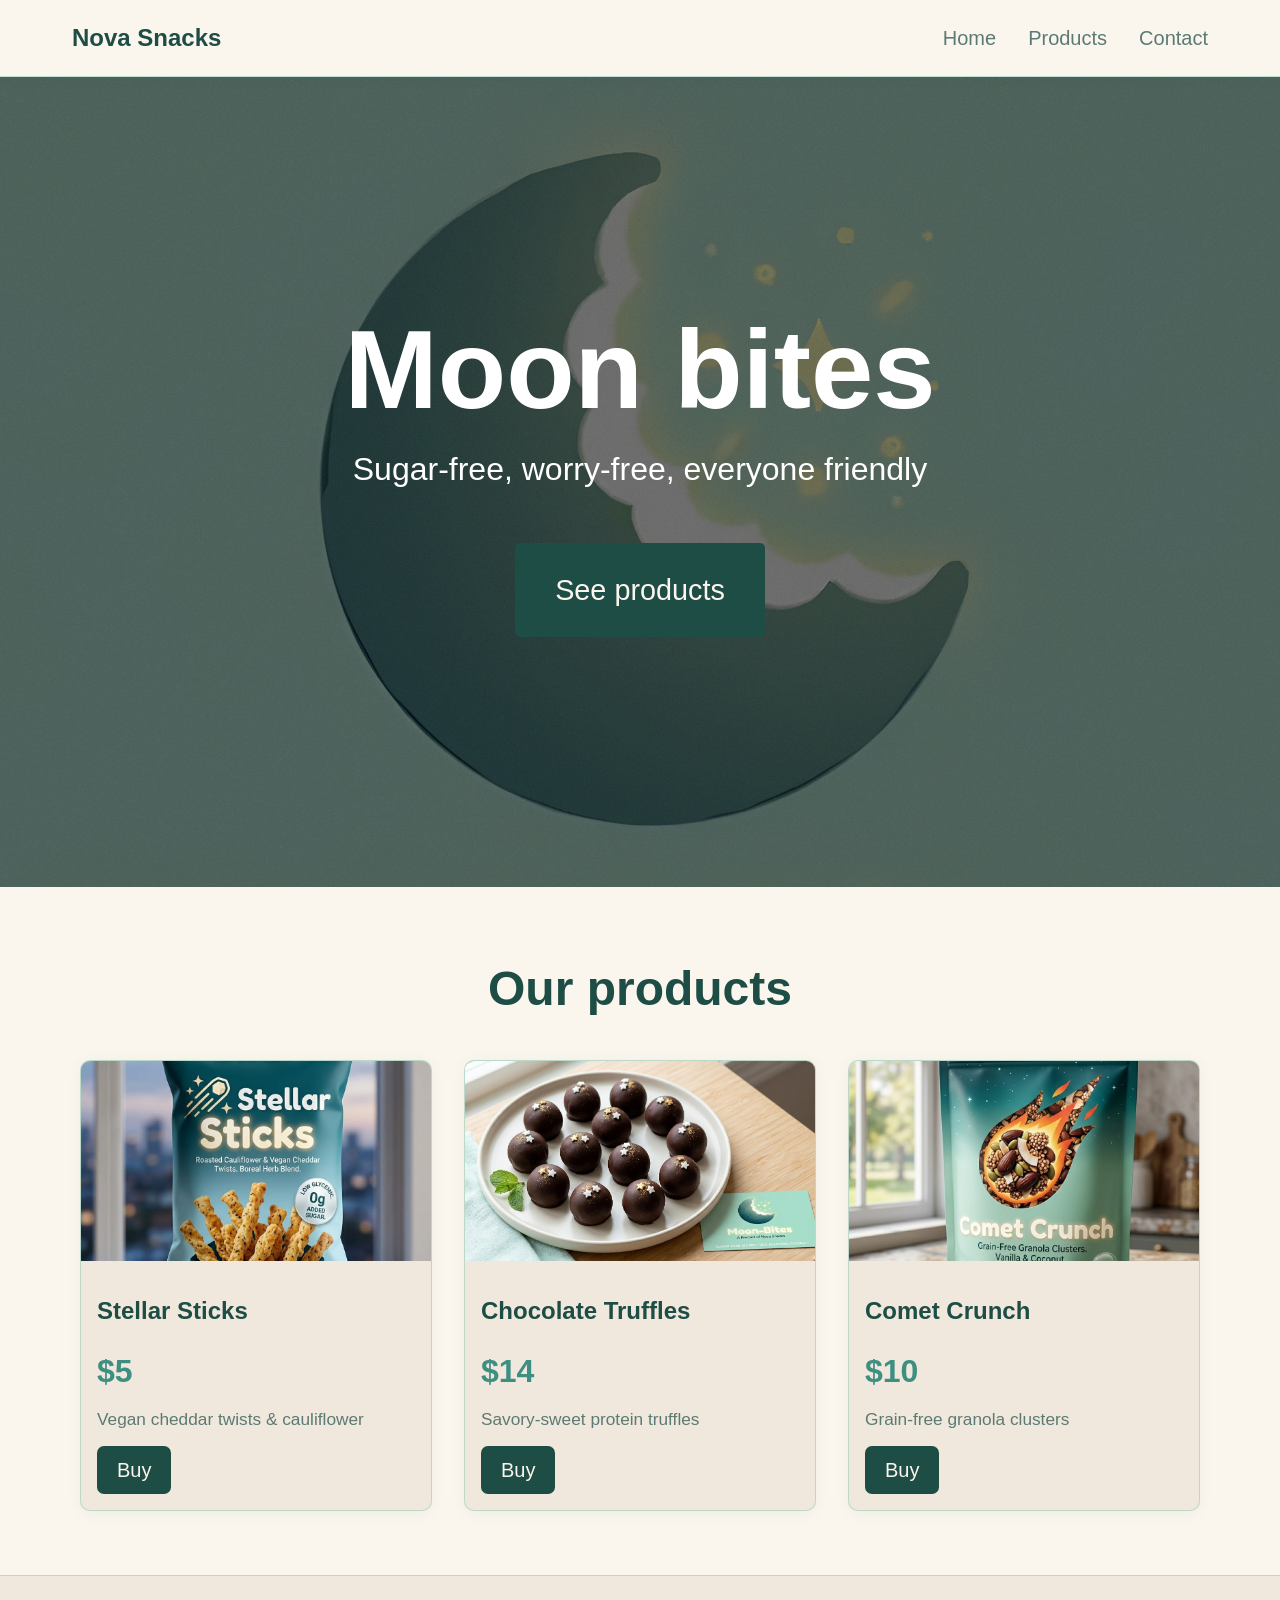
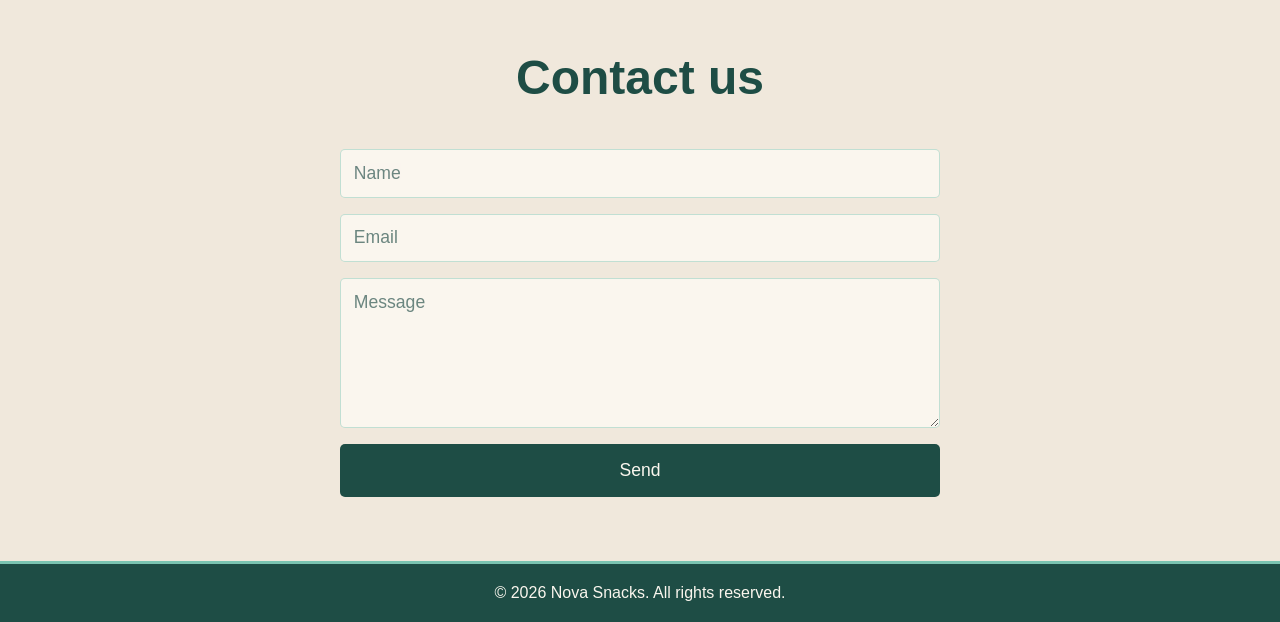
<file: index.html>
<!DOCTYPE html>
<html lang="en">
<head>
    <meta charset="UTF-8">
    <meta name="viewport" content="width=device-width, initial-scale=1.0, viewport-fit=cover">
    <title>Nova Snacks</title>
    <link rel="stylesheet" href="styles.css">
</head>
<body>
    <header>
        <nav class="site-nav" aria-label="Main">
            <a class="logo" href="./index.html">Nova Snacks</a>
            <button type="button" class="nav-toggle" aria-expanded="false" aria-controls="primary-nav" aria-label="Open menu">
                <span class="nav-toggle-bar" aria-hidden="true"></span>
                <span class="nav-toggle-bar" aria-hidden="true"></span>
                <span class="nav-toggle-bar" aria-hidden="true"></span>
            </button>
            <ul id="primary-nav" class="nav-links">
                <li><a href="./index.html">Home</a></li>
                <li><a href="#products">Products</a></li>
                <li><a href="#contact">Contact</a></li>
            </ul>
        </nav>
    </header>

    <main>
        <section id="hero" class="reveal">
            <h1>Moon bites</h1>
            <p>Sugar-free, worry-free, everyone friendly</p>
            <p class="hero-cta-wrap"><a class="cta-button" href="#products">See products</a></p>
        </section>

        <section id="products">
            <h2 class="reveal">Our products</h2>
            <div class="products-grid">
                <article class="products-card reveal" data-product-slug="stellar">
                    <img src="imgs/Sticks.jpg" alt="Stellar Sticks package">
                    <h3>Stellar Sticks</h3>
                    <p class="price">$5</p>
                    <p class="descripcion">Vegan cheddar twists & cauliflower</p>
                    <p class="card-actions"><a class="buy" href="./buy.html?product=stellar">Buy</a></p>
                </article>
                <article class="products-card reveal" data-product-slug="truffles">
                    <img src="imgs/Bolitas.jpeg" alt="Chocolate truffles">
                    <h3>Chocolate Truffles</h3>
                    <p class="price">$14</p>
                    <p class="descripcion">Savory-sweet protein truffles</p>
                    <p class="card-actions"><a class="buy" href="./buy.html?product=truffles">Buy</a></p>
                </article>
                <article class="products-card reveal" data-product-slug="crunch">
                    <img src="imgs/Crunch.jpg" alt="Comet Crunch granola clusters">
                    <h3>Comet Crunch</h3>
                    <p class="price">$10</p>
                    <p class="descripcion">Grain-free granola clusters</p>
                    <p class="card-actions"><a class="buy" href="./buy.html?product=crunch">Buy</a></p>
                </article>
            </div>
        </section>

        <section id="contact">
            <h2 class="reveal">Contact us</h2>
            <form id="contact-form" class="reveal" novalidate>
                <p id="contact-feedback" class="form-feedback" role="status" hidden></p>
                <label class="sr-only" for="contact-name">Name</label>
                <input id="contact-name" type="text" name="name" placeholder="Name" required autocomplete="name">
                <label class="sr-only" for="contact-email">Email</label>
                <input id="contact-email" type="email" name="email" placeholder="Email" required autocomplete="email">
                <label class="sr-only" for="contact-message">Message</label>
                <textarea id="contact-message" name="message" placeholder="Message" required></textarea>
                <button type="submit">Send</button>
            </form>
        </section>
    </main>

    <footer>
        <p>&copy; 2026 Nova Snacks. All rights reserved.</p>
    </footer>
    <script src="site.js" defer></script>
</body>
</html>
</file>
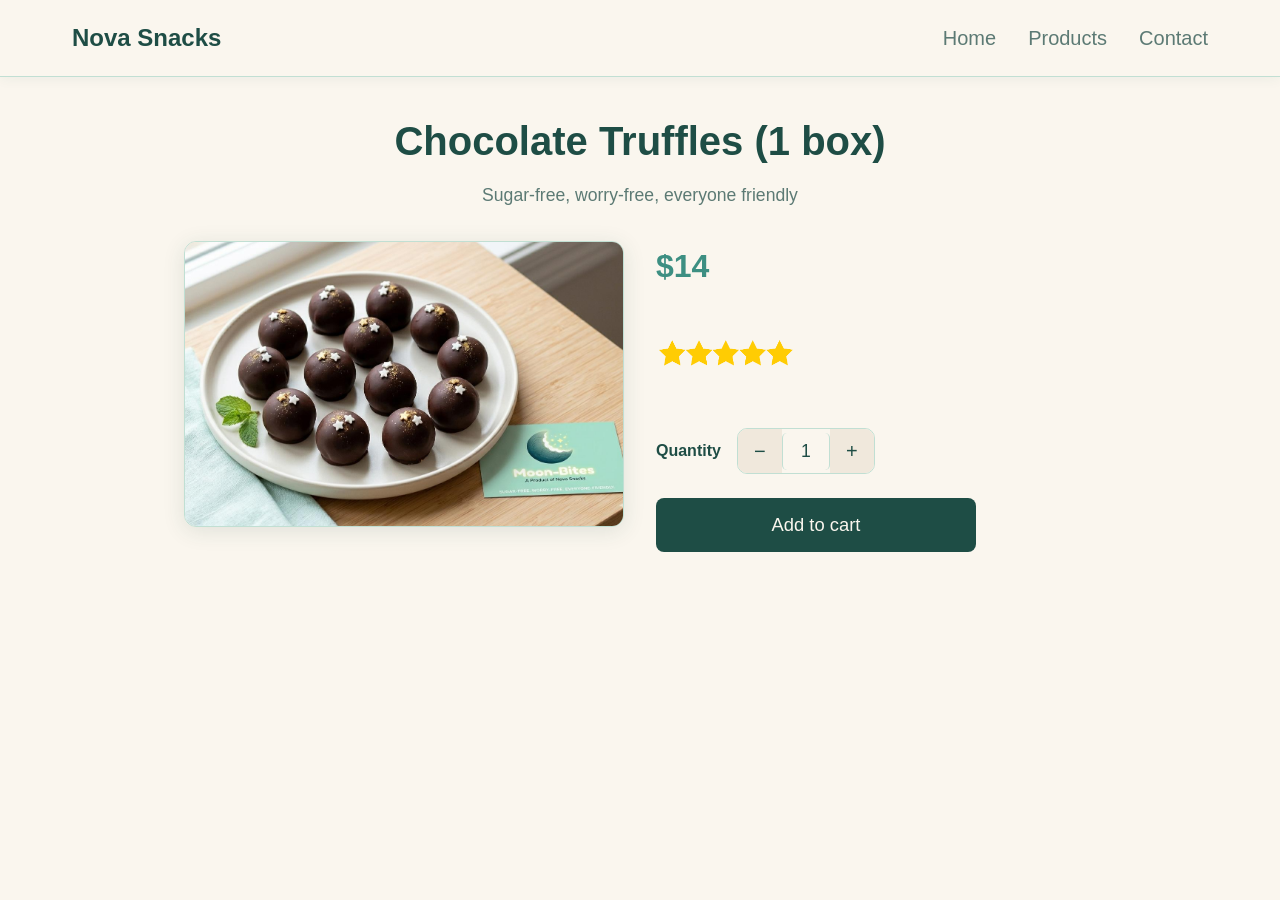
<file: buy.html>
<!DOCTYPE html>
<html lang="en">
<head>
    <meta charset="UTF-8">
    <meta name="viewport" content="width=device-width, initial-scale=1.0, viewport-fit=cover">
    <title>Nova Snacks · Buy</title>
    <link rel="stylesheet" href="styles.css">
</head>
<body data-buy-page>
    <header>
        <nav class="site-nav" aria-label="Main">
            <a class="logo" href="./index.html">Nova Snacks</a>
            <button type="button" class="nav-toggle" aria-expanded="false" aria-controls="primary-nav-buy" aria-label="Open menu">
                <span class="nav-toggle-bar" aria-hidden="true"></span>
                <span class="nav-toggle-bar" aria-hidden="true"></span>
                <span class="nav-toggle-bar" aria-hidden="true"></span>
            </button>
            <ul id="primary-nav-buy" class="nav-links">
                <li><a href="./index.html">Home</a></li>
                <li><a href="./index.html#products">Products</a></li>
                <li><a href="./index.html#contact">Contact</a></li>
            </ul>
        </nav>
    </header>
    <main class="buy-main">
        <section class="buy-hero reveal">
            <h1 id="buy-title">Chocolate Truffles (1 box)</h1>
            <p class="buy-tagline">Sugar-free, worry-free, everyone friendly</p>
        </section>
        <section class="buy-product reveal" aria-labelledby="buy-title">
            <div class="buy-visual">
                <img id="buy-image" src="imgs/Bolitas.jpeg" alt="Chocolate Truffles" width="640" height="480">
            </div>
            <div class="buy-details">
                <p id="buy-price" class="buy-price">$14</p>
                <img class="buy-rating" src="imgs/5stars.png" alt="" width="120" height="24">
                <div class="qty-row">
                    <span class="qty-label" id="qty-label">Quantity</span>
                    <div class="qty-controls" role="group" aria-labelledby="qty-label">
                        <button type="button" id="qty-down" class="qty-btn" aria-label="Decrease quantity">−</button>
                        <input id="qty-input" class="qty-input" type="number" min="1" max="99" value="1" inputmode="numeric" aria-label="Quantity">
                        <button type="button" id="qty-up" class="qty-btn" aria-label="Increase quantity">+</button>
                    </div>
                </div>
                <button type="button" id="buy-submit" class="buy-submit">Add to cart</button>
            </div>
        </section>
    </main>
    <div id="toast" class="toast" role="status" aria-live="polite"></div>
    <script src="site.js" defer></script>
</body>
</html>
</file>
<file: styles.css>
:root {
    /* Mint accents + warm cream surfaces (hero image unchanged) */
    --cream-bg: #faf6ee;
    --cream-muted: #f0e8dc;
    --brown-deep: #1e4d45;
    --brown-warm: #3d8f82;
    --tan-accent: #7bc4b1;
    --nav-muted: #5c7a74;
    --border-soft: rgba(123, 196, 177, 0.45);
    --mint-hover: #163832;
}

html {
    -webkit-text-size-adjust: 100%;
}

* {
    margin: 0;
    padding: 0;
    box-sizing: border-box;
    font-family: Arial, Helvetica, sans-serif;
}

img {
    max-width: 100%;
    height: auto;
}

body {
    line-height: 1.6;
    background-color: var(--cream-bg);
    color: var(--brown-deep);
    padding-left: env(safe-area-inset-left, 0px);
    padding-right: env(safe-area-inset-right, 0px);
}

main {
    overflow-x: clip;
}

header {
    position: sticky;
    top: 0;
    z-index: 100;
    background: var(--cream-bg);
    border-bottom: 1px solid var(--border-soft);
    box-shadow: 0 2px 12px rgba(30, 77, 69, 0.06);
}

.site-nav {
    display: flex;
    justify-content: space-between;
    align-items: center;
    padding: 1rem 2rem;
    max-width: 1200px;
    margin: 0 auto;
    gap: 1rem;
}

.logo {
    font-size: 1.5rem;
    font-weight: bold;
    color: var(--brown-deep);
    text-decoration: none;
}

.nav-toggle {
    display: none;
    flex-direction: column;
    justify-content: center;
    gap: 5px;
    width: 2.75rem;
    height: 2.75rem;
    padding: 0;
    border: 1px solid var(--border-soft);
    border-radius: 8px;
    background: var(--cream-muted);
    cursor: pointer;
}

.nav-toggle-bar {
    display: block;
    height: 2px;
    width: 1.25rem;
    margin: 0 auto;
    background: var(--brown-deep);
    border-radius: 1px;
}

.nav-links {
    display: flex;
    list-style: none;
    gap: 2rem;

}

.nav-links a {
    font-size: 1.25rem;
    text-decoration: none;
    color: var(--nav-muted);
    display: inline-flex;
    align-items: center;
    min-height: 44px;
}

.nav-links a:hover {
    color: var(--brown-deep);
}

@media screen and (max-width: 768px) {
    .nav-toggle {
        display: flex;
    }

    .nav-links {
        position: absolute;
        top: 100%;
        left: 0;
        right: 0;
        flex-direction: column;
        gap: 0;
        padding: 0.5rem 1.5rem 1rem;
        background: var(--cream-bg);
        box-shadow: 0 8px 16px rgba(30, 77, 69, 0.08);
        max-height: 0;
        overflow: hidden;
        opacity: 0;
        pointer-events: none;
        transition: max-height 0.25s ease, opacity 0.2s ease;
    }

    .nav-links.nav-links--open {
        max-height: 280px;
        opacity: 1;
        pointer-events: auto;
    }

    .nav-links li {
        padding: 0.65rem 0;
        border-bottom: 1px solid var(--border-soft);
    }

    header {
        position: relative;
    }

    .site-nav {
        flex-wrap: wrap;
        position: relative;
    }

    .nav-links {
        order: 3;
        flex-basis: 100%;
    }
}

#hero {
    padding-top: 2rem;
    min-height: 90vh;
    background: linear-gradient(rgba(0, 0, 0, 0.5), rgba(0, 0, 0, 0.5)), url(imgs/Moon.jpg);
    background-size: cover;
    background-position: center;
    display: flex;
    flex-direction: column;
    justify-content: center;
    align-items: center;
    text-align: center;
    color: white;
    padding: 0 1rem;
}

#hero h1 {
    font-size: clamp(2.75rem, 10vw, 7rem);
    margin-bottom: 1rem;
    line-height: 1.05;
}

#hero p {
    font-size: clamp(1.1rem, 3vw, 2rem);
    margin-bottom: 1rem;
    max-width: 36ch;
}

.hero-cta-wrap {
    list-style: none;
    margin: 0;
}

.cta-button {
    background-color: var(--brown-deep);
    color: var(--cream-bg);
    border: none;
    padding: 1.5rem 2.5rem;
    font-size: clamp(1.15rem, 4vw, 1.8rem);
    border-radius: 5px;
    cursor: pointer;
    margin-top: 2rem;
    text-decoration: none;
    transition: background-color 0.2s ease, box-shadow 0.2s ease;
    display: inline-flex;
    align-items: center;
    justify-content: center;
    min-height: 44px;
}

.cta-button:hover {
    background-color: var(--mint-hover);
    box-shadow: 0 4px 16px rgba(30, 77, 69, 0.22);
}

#products {
    font-size: 2rem;
    padding: 4rem 2rem;
    max-width: 1200px;
    margin: 0 auto;
}

#products h2 {
    text-align: center;
    margin-bottom: 2rem;
    color: var(--brown-deep);
}

.products-grid {
    display: grid;
    grid-template-columns: repeat(auto-fit, minmax(min(100%, 220px), 1fr));
    gap: 2rem;
}

.products-card {
    background: var(--cream-muted);
    border: 1px solid var(--border-soft);
    border-radius: 10px;
    overflow: hidden;
    box-shadow: 0 2px 14px rgba(30, 77, 69, 0.06);
}

.products-card img {
    width: 100%;
    max-width: none;
    height: 200px;
    object-fit: cover;
}

.products-card h3 {
    font-size: 1.5rem;
    padding: 1rem;
    color: var(--brown-deep);
}

.price {
    color: var(--brown-warm);
    font-weight: bold;
    padding: 0 1rem;
}

.descripcion {
    font-size: 1.08rem;
    padding: .5rem 1rem;
    color: var(--nav-muted);
}

.card-actions {
    margin: 0 1rem 1rem;
}

.products-card .buy {
    display: inline-flex;
    align-items: center;
    justify-content: center;
    min-height: 44px;
    font-size: 1.25rem;
    padding: 0.5rem 1.25rem;
    background-color: var(--brown-deep);
    border: none;
    border-radius: 7px;
    cursor: pointer;
    color: var(--cream-bg);
    text-decoration: none;
    transition: background-color 0.2s ease;
}

.products-card .buy:hover {
    background-color: var(--mint-hover);
}

#contact {
    background-color: var(--cream-muted);
    font-size: 2rem;
    padding: 4rem 2rem;
    border-top: 1px solid var(--border-soft);
}

#contact h2 {
    text-align: center;
    margin-bottom: 2rem;
    color: var(--brown-deep);
}

form {
    max-width: 600px;
    margin: 0 auto;
    display: flex;
    flex-direction: column;
    gap: 1rem;
}

input, textarea {
    font-size: 1.1rem;
    padding: .8rem;
    border: 1px solid var(--border-soft);
    border-radius: 5px;
    background: var(--cream-bg);
    color: var(--brown-deep);
}

input::placeholder,
textarea::placeholder {
    color: var(--nav-muted);
    opacity: 0.9;
}

textarea {
    font-size: 1.1rem;
    height: 150px;
    resize: vertical;
}

form button {
    font-size: 1.1rem;
    background-color: var(--brown-deep);
    color: var(--cream-bg);
    border: none;
    padding: 1rem;
    border-radius: 5px;
    cursor: pointer;
    transition: background-color 0.2s ease;
    min-height: 44px;
}

form button:hover {
    background-color: var(--mint-hover);
}

.sr-only {
    position: absolute;
    width: 1px;
    height: 1px;
    padding: 0;
    margin: -1px;
    overflow: hidden;
    clip: rect(0, 0, 0, 0);
    white-space: nowrap;
    border: 0;
}

.form-feedback {
    padding: 0.75rem 1rem;
    border-radius: 8px;
    font-size: 1rem;
}

.form-feedback--success {
    background: rgba(123, 196, 177, 0.28);
    color: var(--brown-deep);
    border: 1px solid var(--tan-accent);
}

.form-feedback--error {
    background: rgba(93, 109, 122, 0.14);
    color: #3d4850;
    border: 1px solid #7d8d98;
}

.reveal {
    opacity: 0;
    transform: translateY(18px);
    transition: opacity 0.55s ease, transform 0.55s ease;
}

.reveal.reveal--visible {
    opacity: 1;
    transform: translateY(0);
}

@media (prefers-reduced-motion: reduce) {
    .reveal {
        opacity: 1;
        transform: none;
        transition: none;
    }

    .toast {
        transition: none;
    }
}

.toast {
    position: fixed;
    bottom: max(1rem, env(safe-area-inset-bottom, 0px));
    left: 50%;
    transform: translate(-50%, 120%);
    max-width: min(90vw, 420px);
    padding: 0.85rem 1.25rem;
    background: var(--brown-deep);
    color: var(--cream-bg);
    border-radius: 10px;
    font-size: 1rem;
    box-shadow: 0 8px 24px rgba(30, 77, 69, 0.28);
    z-index: 200;
    opacity: 0;
    transition: transform 0.35s ease, opacity 0.35s ease;
    pointer-events: none;
}

.toast.toast--visible {
    transform: translate(-50%, 0);
    opacity: 1;
}

footer {
    background-color: var(--brown-deep);
    color: var(--cream-bg);
    text-align: center;
    padding: 1rem;
    border-top: 3px solid var(--tan-accent);
}

@media screen and (max-width: 768px) {
    #products {
        font-size: clamp(1.05rem, 3.8vw, 1.35rem);
        padding: 3rem 1.25rem;
    }

    #contact {
        font-size: clamp(1.05rem, 3.8vw, 1.35rem);
        padding: 3rem 1.25rem;
    }

    #products h2,
    #contact h2 {
        font-size: clamp(1.5rem, 5.5vw, 2rem);
    }

    .cta-button {
        padding: 1rem 1.75rem;
    }

    .products-card h3 {
        font-size: clamp(1.15rem, 4vw, 1.35rem);
    }

    .products-card .buy {
        font-size: 1.05rem;
        width: 100%;
        max-width: 12rem;
    }

    input,
    textarea,
    form button {
        font-size: 16px;
    }
}

@media screen and (max-width: 430px) {
    .site-nav {
        padding: 0.75rem 1rem;
    }

    #hero {
        min-height: min(85vh, 100dvh);
        padding-bottom: max(1rem, env(safe-area-inset-bottom, 0px));
    }
}

@media screen and (min-width: 1200px) {
    #products,
    #contact {
        padding-left: 2.5rem;
        padding-right: 2.5rem;
    }
}



.buy-main {
    max-width: 960px;
    margin: 0 auto;
    padding: 2rem 1.5rem 4rem;
    background-color: transparent;
}

.buy-hero {
    text-align: center;
    margin-bottom: 2rem;
}

.buy-hero h1 {
    font-size: clamp(1.75rem, 5vw, 2.5rem);
    color: var(--brown-deep);
    margin-bottom: 0.5rem;
}

.buy-tagline {
    font-size: 1.1rem;
    color: var(--nav-muted);
}

.buy-product {
    display: grid;
    grid-template-columns: 1fr 1fr;
    gap: 2rem;
    align-items: start;
}

.buy-visual img {
    width: 100%;
    height: auto;
    border-radius: 12px;
    box-shadow: 0 4px 22px rgba(30, 77, 69, 0.12);
    border: 1px solid var(--border-soft);
}

.buy-details {
    display: flex;
    flex-direction: column;
    gap: 1rem;
}

.buy-price {
    font-size: 2rem;
    font-weight: bold;
    color: var(--brown-warm);
}

.buy-rating {
    width: auto;
    max-width: 140px;
    height: auto;
}

.qty-row {
    display: flex;
    flex-wrap: wrap;
    align-items: center;
    gap: 0.75rem 1rem;
    margin-top: 0.5rem;
}

.qty-label {
    font-weight: 600;
    color: var(--brown-deep);
}

.qty-controls {
    display: inline-flex;
    align-items: center;
    border: 1px solid var(--border-soft);
    border-radius: 10px;
    overflow: hidden;
}

.qty-btn {
    width: 2.75rem;
    height: 2.75rem;
    border: none;
    background: var(--cream-muted);
    font-size: 1.25rem;
    cursor: pointer;
    color: var(--brown-deep);
}

.qty-btn:hover {
    background: rgba(123, 196, 177, 0.35);
}

.qty-input {
    width: 3rem;
    text-align: center;
    border: none;
    border-left: 1px solid var(--border-soft);
    border-right: 1px solid var(--border-soft);
    background: var(--cream-bg);
    font-size: 1.1rem;
    padding: 0.5rem 0;
    appearance: textfield;
}

.qty-input::-webkit-outer-spin-button,
.qty-input::-webkit-inner-spin-button {
    -webkit-appearance: none;
    margin: 0;
}

.buy-submit {
    margin-top: 0.5rem;
    padding: 1rem 1.5rem;
    font-size: 1.15rem;
    background-color: var(--brown-deep);
    color: var(--cream-bg);
    border: none;
    border-radius: 8px;
    cursor: pointer;
    transition: background-color 0.2s ease;
    min-height: 44px;
    width: 100%;
    max-width: 20rem;
}

.buy-submit:hover {
    background-color: var(--mint-hover);
}

@media screen and (max-width: 640px) {
    .buy-product {
        grid-template-columns: 1fr;
    }
}
</file>
